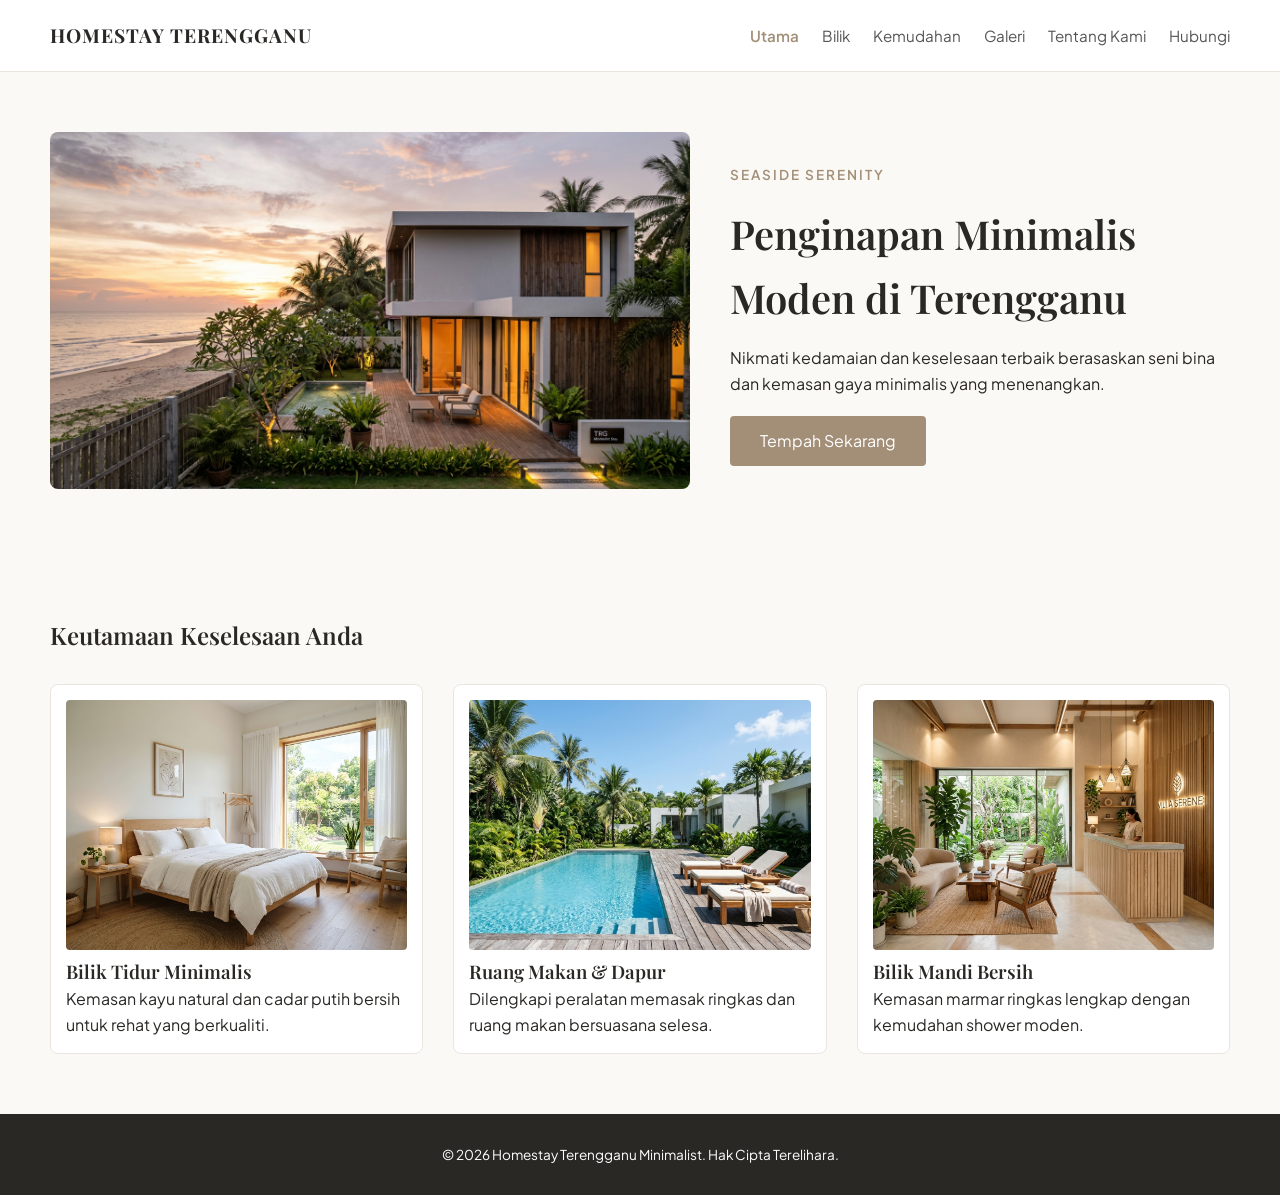
<file: lab3/index.html>
<!DOCTYPE html>
<html lang="ms">
<head>
    <meta charset="UTF-8">
    <meta name="viewport" content="width=device-width, initial-scale=1.0">
    <title>Utama - Homestay Terengganu Minimalist</title>
    <link href="https://fonts.googleapis.com/css2?family=Playfair+Display:wght@400;600;700&family=Plus+Jakarta+Sans:wght@300;400;500;600&display=swap" rel="stylesheet">
    <link rel="stylesheet" href="css/style.css">
</head>
<body>
    <header class="navbar">
        <div class="logo">HOMESTAY TERENGGANU</div>
        <nav>
            <a href="index.html" class="active">Utama</a>
            <a href="rooms.html">Bilik</a>
            <a href="facilities.html">Kemudahan</a>
            <a href="gallery.html">Galeri</a>
            <a href="about.html">Tentang Kami</a>
            <a href="contact.html">Hubungi</a>
        </nav>
    </header>

    <section class="hero">
        <div class="hero-image">
            <img src="images/hero_living_room.jpg" alt="Ruang Tamu Minimalis">
        </div>
        <div class="hero-content">
            <span class="sub-title">SEASIDE SERENITY</span>
            <h1>Penginapan Minimalis Moden di Terengganu</h1>
            <p>Nikmati kedamaian dan keselesaan terbaik berasaskan seni bina dan kemasan gaya minimalis yang menenangkan.</p>
            <a href="contact.html" class="btn">Tempah Sekarang</a>
        </div>
    </section>

    <section class="container highlights">
        <h2>Keutamaan Keselesaan Anda</h2>
        <div class="grid-3">
            <div class="card">
                <img src="images/bedroom.jpg" alt="Bilik Selesa">
                <h3>Bilik Tidur Minimalis</h3>
                <p>Kemasan kayu natural dan cadar putih bersih untuk rehat yang berkualiti.</p>
            </div>
            <div class="card">
                <img src="images/kitchen.jpg" alt="Dapur Lengkap">
                <h3>Ruang Makan & Dapur</h3>
                <p>Dilengkapi peralatan memasak ringkas dan ruang makan bersuasana selesa.</p>
            </div>
            <div class="card">
                <img src="images/bathroom.jpg" alt="Bilik Mandi Moden">
                <h3>Bilik Mandi Bersih</h3>
                <p>Kemasan marmar ringkas lengkap dengan kemudahan shower moden.</p>
            </div>
        </div>
    </section>

    <footer>
        <p>&copy; 2026 Homestay Terengganu Minimalist. Hak Cipta Terelihara.</p>
    </footer>
</body>
</html>
</file>
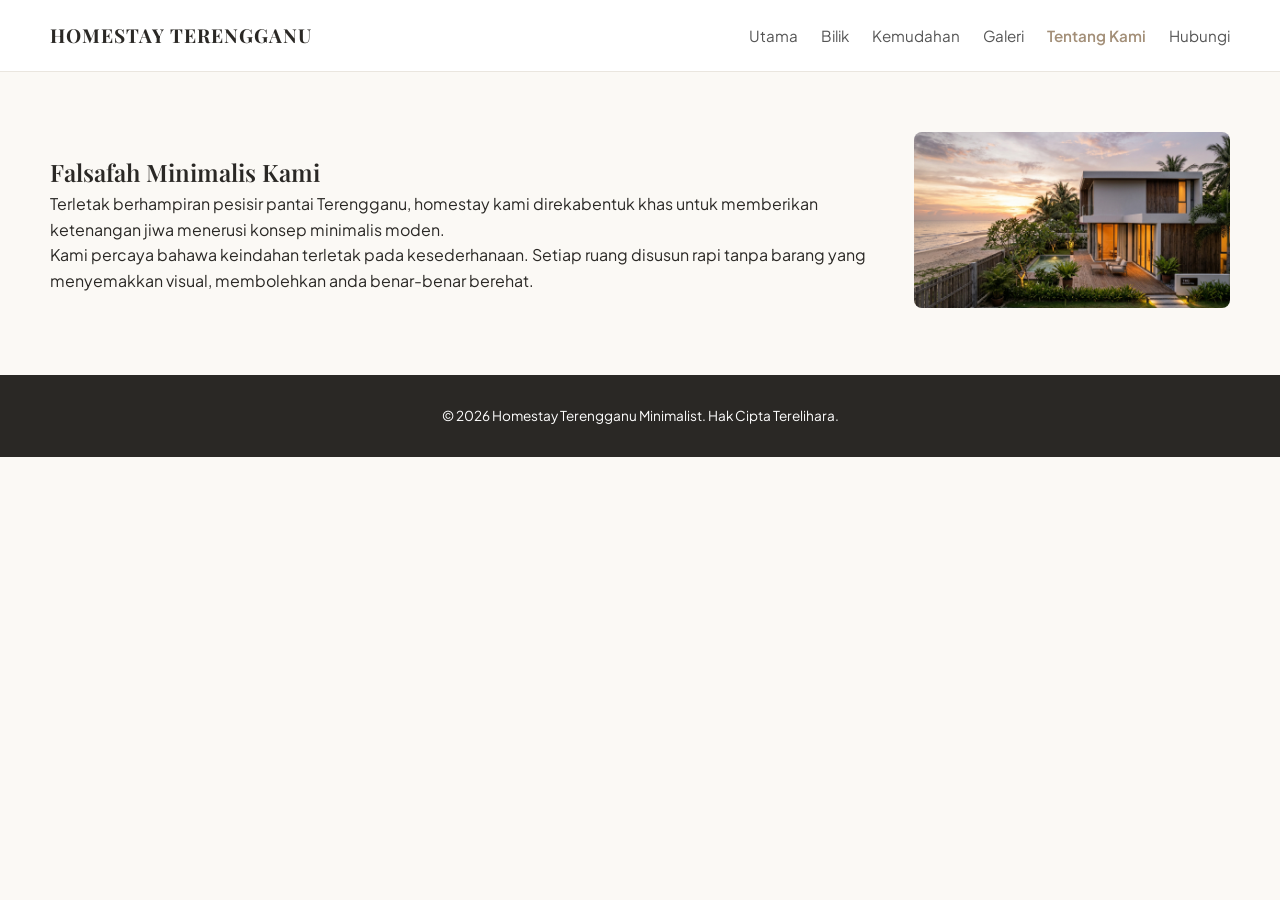
<file: lab3/about.html>
<!DOCTYPE html>
<html lang="ms">
<head>
    <meta charset="UTF-8">
    <meta name="viewport" content="width=device-width, initial-scale=1.0">
    <title>Tentang Kami - Homestay Terengganu</title>
    <link href="https://fonts.googleapis.com/css2?family=Playfair+Display:wght@400;600;700&family=Plus+Jakarta+Sans:wght@300;400;500;600&display=swap" rel="stylesheet">
    <link rel="stylesheet" href="css/style.css">
</head>
<body>
    <header class="navbar">
        <div class="logo">HOMESTAY TERENGGANU</div>
        <nav>
            <a href="index.html">Utama</a>
            <a href="rooms.html">Bilik</a>
            <a href="facilities.html">Kemudahan</a>
            <a href="gallery.html">Galeri</a>
            <a href="about.html" class="active">Tentang Kami</a>
            <a href="contact.html">Hubungi</a>
        </nav>
    </header>

    <section class="container about-section">
        <div class="about-text">
            <h1>Falsafah Minimalis Kami</h1>
            <p>Terletak berhampiran pesisir pantai Terengganu, homestay kami direkabentuk khas untuk memberikan ketenangan jiwa menerusi konsep minimalis moden.</p>
            <p>Kami percaya bahawa keindahan terletak pada kesederhanaan. Setiap ruang disusun rapi tanpa barang yang menyemakkan visual, membolehkan anda benar-benar berehat.</p>
        </div>
        <div class="about-image">
            <img src="images/hero_living_room.jpg" alt="Suasana Homestay">
        </div>
    </section>

    <footer>
        <p>&copy; 2026 Homestay Terengganu Minimalist. Hak Cipta Terelihara.</p>
    </footer>
</body>
</html>
</file>
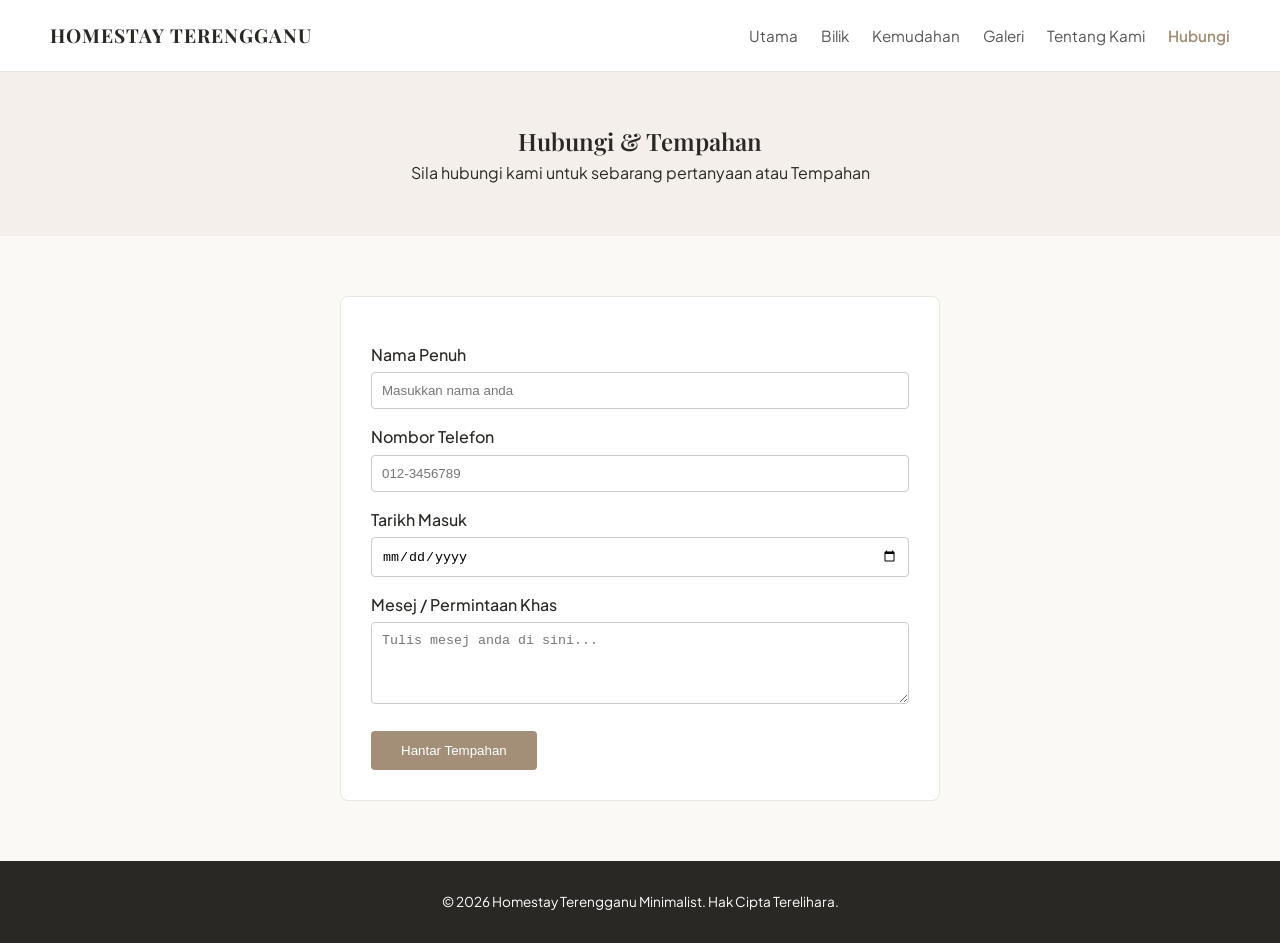
<file: lab3/contact.html>
<!DOCTYPE html>
<html lang="ms">
<head>
    <meta charset="UTF-8">
    <meta name="viewport" content="width=device-width, initial-scale=1.0">
    <title>Hubungi Kami - Homestay Terengganu</title>
    <link href="https://fonts.googleapis.com/css2?family=Playfair+Display:wght@400;600;700&family=Plus+Jakarta+Sans:wght@300;400;500;600&display=swap" rel="stylesheet">
    <link rel="stylesheet" href="css/style.css">
</head>
<body>
    <header class="navbar">
        <div class="logo">HOMESTAY TERENGGANU</div>
        <nav>
            <a href="index.html">Utama</a>
            <a href="rooms.html">Bilik</a>
            <a href="facilities.html">Kemudahan</a>
            <a href="gallery.html">Galeri</a>
            <a href="about.html">Tentang Kami</a>
            <a href="contact.html" class="active">Hubungi</a>
        </nav>
    </header>

    <section class="page-header">
        <h1>Hubungi & Tempahan</h1>
        <p>Sila hubungi kami untuk sebarang pertanyaan atau Tempahan</p>
    </section>

    <section class="container contact-container">
        <form class="contact-form">
            <label>Nama Penuh</label>
            <input type="text" placeholder="Masukkan nama anda" required>
            
            <label>Nombor Telefon</label>
            <input type="tel" placeholder="012-3456789" required>
            
            <label>Tarikh Masuk</label>
            <input type="date" required>
            
            <label>Mesej / Permintaan Khas</label>
            <textarea rows="4" placeholder="Tulis mesej anda di sini..."></textarea>
            
            <button type="submit" class="btn">Hantar Tempahan</button>
        </form>
    </section>

    <footer>
        <p>&copy; 2026 Homestay Terengganu Minimalist. Hak Cipta Terelihara.</p>
    </footer>
</body>
</html>
</file>
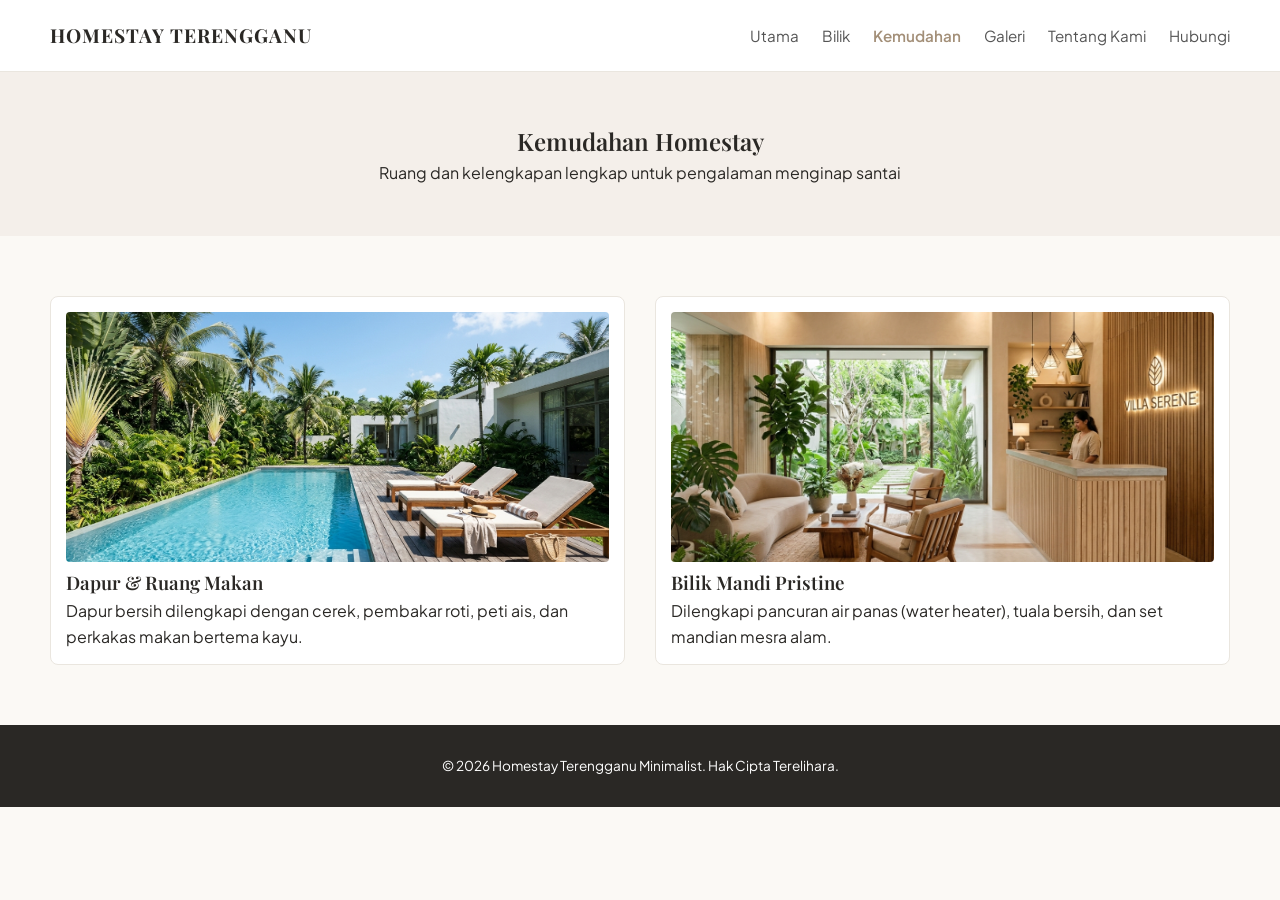
<file: lab3/facilities.html>
<!DOCTYPE html>
<html lang="ms">
<head>
    <meta charset="UTF-8">
    <meta name="viewport" content="width=device-width, initial-scale=1.0">
    <title>Kemudahan - Homestay Terengganu</title>
    <link href="https://fonts.googleapis.com/css2?family=Playfair+Display:wght@400;600;700&family=Plus+Jakarta+Sans:wght@300;400;500;600&display=swap" rel="stylesheet">
    <link rel="stylesheet" href="css/style.css">
</head>
<body>
    <header class="navbar">
        <div class="logo">HOMESTAY TERENGGANU</div>
        <nav>
            <a href="index.html">Utama</a>
            <a href="rooms.html">Bilik</a>
            <a href="facilities.html" class="active">Kemudahan</a>
            <a href="gallery.html">Galeri</a>
            <a href="about.html">Tentang Kami</a>
            <a href="contact.html">Hubungi</a>
        </nav>
    </header>

    <section class="page-header">
        <h1>Kemudahan Homestay</h1>
        <p>Ruang dan kelengkapan lengkap untuk pengalaman menginap santai</p>
    </section>

    <section class="container grid-2">
        <div class="facility-box">
            <img src="images/kitchen.jpg" alt="Dapur Minimalis">
            <h3>Dapur & Ruang Makan</h3>
            <p>Dapur bersih dilengkapi dengan cerek, pembakar roti, peti ais, dan perkakas makan bertema kayu.</p>
        </div>
        <div class="facility-box">
            <img src="images/bathroom.jpg" alt="Bilik Mandi Moden">
            <h3>Bilik Mandi Pristine</h3>
            <p>Dilengkapi pancuran air panas (water heater), tuala bersih, dan set mandian mesra alam.</p>
        </div>
    </section>

    <footer>
        <p>&copy; 2026 Homestay Terengganu Minimalist. Hak Cipta Terelihara.</p>
    </footer>
</body>
</html>
</file>
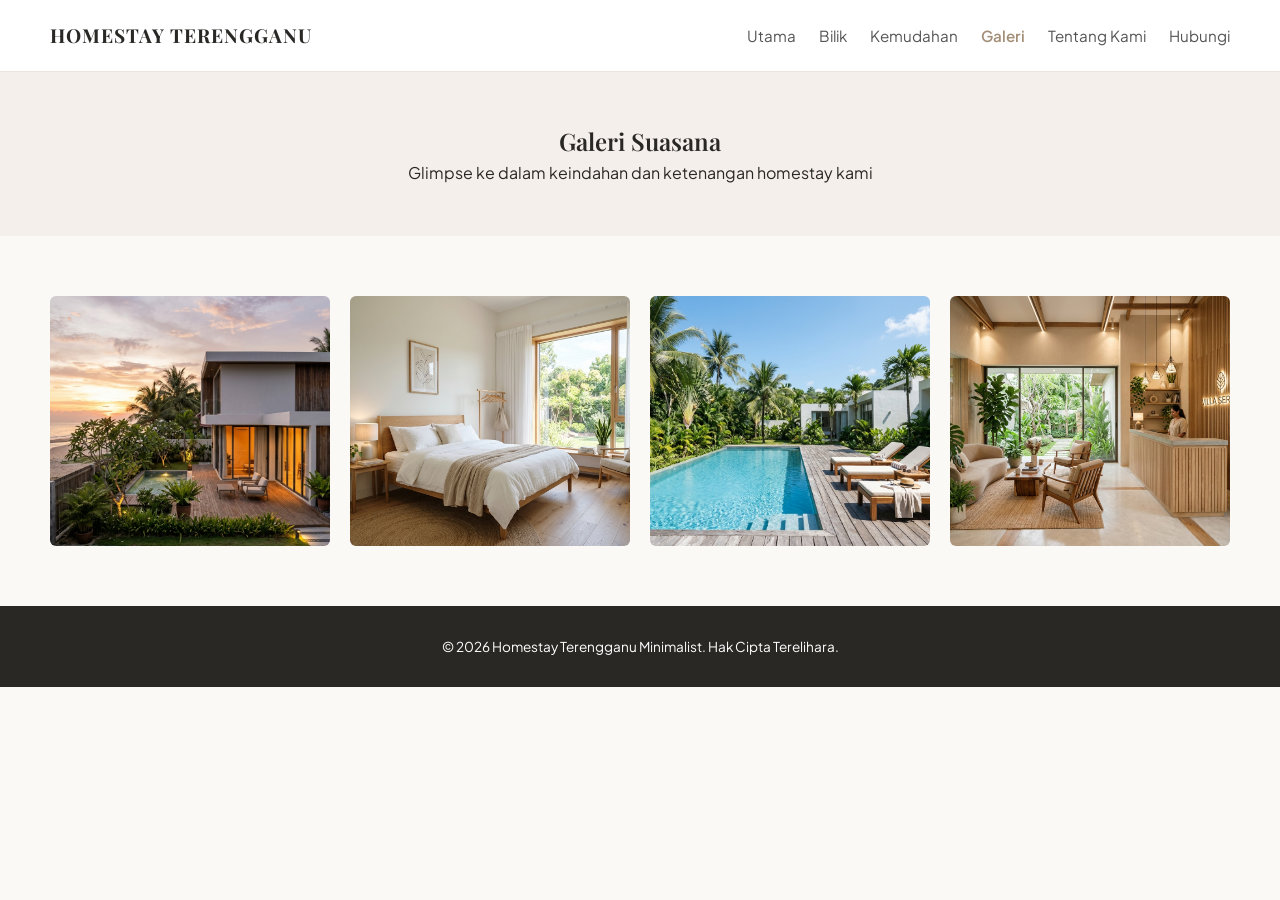
<file: lab3/gallery.html>
<!DOCTYPE html>
<html lang="ms">
<head>
    <meta charset="UTF-8">
    <meta name="viewport" content="width=device-width, initial-scale=1.0">
    <title>Galeri - Homestay Terengganu</title>
    <link href="https://fonts.googleapis.com/css2?family=Playfair+Display:wght@400;600;700&family=Plus+Jakarta+Sans:wght@300;400;500;600&display=swap" rel="stylesheet">
    <link rel="stylesheet" href="css/style.css">
</head>
<body>
    <header class="navbar">
        <div class="logo">HOMESTAY TERENGGANU</div>
        <nav>
            <a href="index.html">Utama</a>
            <a href="rooms.html">Bilik</a>
            <a href="facilities.html">Kemudahan</a>
            <a href="gallery.html" class="active">Galeri</a>
            <a href="about.html">Tentang Kami</a>
            <a href="contact.html">Hubungi</a>
        </nav>
    </header>

    <section class="page-header">
        <h1>Galeri Suasana</h1>
        <p>Glimpse ke dalam keindahan dan ketenangan homestay kami</p>
    </section>

    <section class="container gallery-grid">
        <img src="images/hero_living_room.jpg" alt="Ruang Tamu">
        <img src="images/bedroom.jpg" alt="Bilik Utama">
        <img src="images/kitchen.jpg" alt="Ruang Makan">
        <img src="images/bathroom.jpg" alt="Bilik Mandi">
    </section>

    <footer>
        <p>&copy; 2026 Homestay Terengganu Minimalist. Hak Cipta Terelihara.</p>
    </footer>
</body>
</html>
</file>
<file: lab3/css/style.css>
* {
    margin: 0;
    padding: 0;
    box-sizing: border-box;
}

body {
    font-family: 'Plus Jakarta Sans', sans-serif;
    background-color: #FBF9F5;
    color: #2A2825;
    line-height: 1.6;
}

h1, h2, h3 {
    font-family: 'Playfair Display', serif;
    font-weight: 600;
}

.navbar {
    display: flex;
    justify-content: space-between;
    align-items: center;
    padding: 20px 50px;
    background: #ffffff;
    border-bottom: 1px solid #EAE6DF;
}

.logo {
    font-family: 'Playfair Display', serif;
    font-weight: 700;
    font-size: 1.2rem;
    letter-spacing: 1px;
}

nav a {
    margin-left: 20px;
    text-decoration: none;
    color: #555;
    font-size: 0.95rem;
}

nav a.active, nav a:hover {
    color: #A38F78;
    font-weight: 600;
}

.hero {
    display: flex;
    align-items: center;
    padding: 60px 50px;
    gap: 40px;
}

.hero-image img {
    width: 100%;
    max-width: 650px;
    border-radius: 8px;
}

.hero-content {
    max-width: 500px;
}

.sub-title {
    font-size: 0.85rem;
    letter-spacing: 2px;
    color: #A38F78;
    font-weight: 600;
}

.hero-content h1 {
    font-size: 2.5rem;
    margin: 15px 0;
}

.btn {
    display: inline-block;
    padding: 12px 30px;
    background-color: #A38F78;
    color: #fff;
    text-decoration: none;
    border-radius: 4px;
    margin-top: 20px;
    border: none;
    cursor: pointer;
}

.container {
    padding: 60px 50px;
}

.page-header {
    text-align: center;
    padding: 50px 20px;
    background-color: #F4EFEA;
}

.grid-3 {
    display: grid;
    grid-template-columns: repeat(auto-fit, minmax(280px, 1fr));
    gap: 30px;
    margin-top: 30px;
}

.grid-2 {
    display: grid;
    grid-template-columns: repeat(auto-fit, minmax(400px, 1fr));
    gap: 30px;
}

.card, .facility-box {
    background: #fff;
    border-radius: 8px;
    overflow: hidden;
    padding: 15px;
    border: 1px solid #EAE6DF;
}

.card img, .facility-box img, .room-card img {
    width: 100%;
    height: 250px;
    object-fit: cover;
    border-radius: 4px;
}

.room-card {
    display: flex;
    gap: 30px;
    background: #fff;
    padding: 20px;
    border-radius: 8px;
    border: 1px solid #EAE6DF;
}

.gallery-grid {
    display: grid;
    grid-template-columns: repeat(auto-fit, minmax(250px, 1fr));
    gap: 20px;
}

.gallery-grid img {
    width: 100%;
    height: 250px;
    object-fit: cover;
    border-radius: 6px;
}

.about-section {
    display: flex;
    gap: 40px;
    align-items: center;
}

.about-image img {
    width: 100%;
    max-width: 500px;
    border-radius: 8px;
}

.contact-form {
    max-width: 600px;
    margin: 0 auto;
    background: #fff;
    padding: 30px;
    border-radius: 8px;
    border: 1px solid #EAE6DF;
}

.contact-form label {
    display: block;
    margin-top: 15px;
    font-weight: 500;
}

.contact-form input, .contact-form textarea {
    width: 100%;
    padding: 10px;
    margin-top: 5px;
    border: 1px solid #ccc;
    border-radius: 4px;
}

footer {
    text-align: center;
    padding: 30px;
    background: #2A2825;
    color: #fff;
    font-size: 0.85rem;
}
</file>
